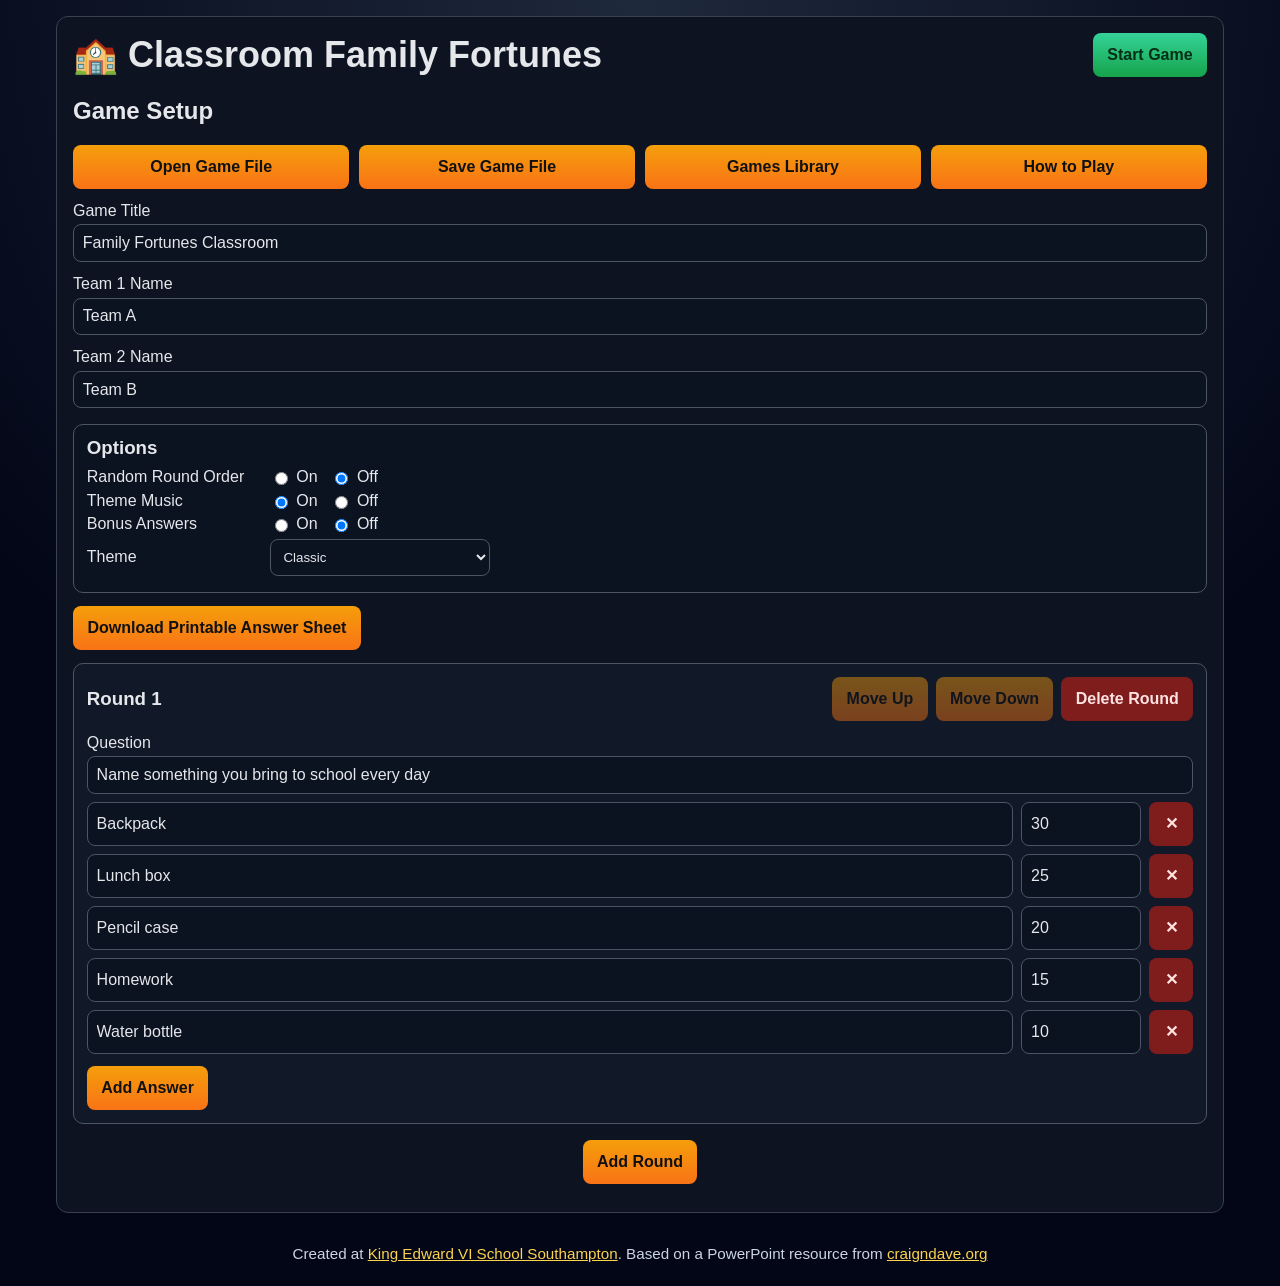
<file: index.html>
<!doctype html>
<html lang="en">
<head>
  <meta charset="UTF-8" />
  <meta name="viewport" content="width=device-width, initial-scale=1.0" />
  <title>Family Fortunes Classroom Game</title>
  <link rel="stylesheet" href="styles.css" />
</head>
<body>
  <main>
    <section class="panel" id="setup-panel">
      <div class="setup-top-row">
        <h1 class="app-heading">🏫 Classroom Family Fortunes</h1>
        <button id="start-game-btn" type="button" class="success">Start Game</button>
      </div>

      <h2>Game Setup</h2>

      <div class="actions-row setup-actions-row">
        <button id="open-game-btn" type="button">Open Game File</button>
        <button id="save-game-btn" type="button">Save Game File</button>
        <button id="games-library-btn" type="button">Games Library</button>
        <a href="how-to-play.html" class="file-label">How to Play</a>
      </div>
      <section id="games-library-panel" class="library-panel hidden">
        <div class="library-header">
          <h3>Built-in Game Files</h3>
          <button id="close-library-btn" type="button">Close</button>
        </div>
        <p class="library-copy">Choose a game file from the local `games` folder.</p>
        <div id="games-library-list" class="library-list"></div>
      </section>
      <input id="load-game-input" type="file" accept=".txt,.json,.ffgame" />

      <label for="game-title">Game Title</label>
      <input id="game-title" type="text" placeholder="e.g. Year 5 Friday Quiz" />

      <label for="team-name-1">Team 1 Name</label>
      <input id="team-name-1" type="text" placeholder="e.g. Red Team" />

      <label for="team-name-2">Team 2 Name</label>
      <input id="team-name-2" type="text" placeholder="e.g. Blue Team" />

      <section class="options-panel">
        <h3>Options</h3>

        <div class="option-row">
          <p>Random Round Order</p>
          <label><input type="radio" name="random-order" id="random-order-on" value="on" /> On</label>
          <label><input type="radio" name="random-order" id="random-order-off" value="off" checked /> Off</label>
        </div>

        <div class="option-row">
          <p>Theme Music</p>
          <label><input type="radio" name="theme-music" id="theme-music-on" value="on" checked /> On</label>
          <label><input type="radio" name="theme-music" id="theme-music-off" value="off" /> Off</label>
        </div>

        <div class="option-row">
          <p>Bonus Answers</p>
          <label><input type="radio" name="bonus-answers" id="bonus-answers-on" value="on" /> On</label>
          <label><input type="radio" name="bonus-answers" id="bonus-answers-off" value="off" checked /> Off</label>
        </div>

        <div class="option-row theme-picker-row">
          <label for="theme-picker">Theme</label>
          <select id="theme-picker">
            <option value="classic">Classic</option>
            <option value="light">Light</option>
            <option value="sunset">Sunset</option>
            <option value="ocean">Ocean</option>
            <option value="forest">Forest</option>
          </select>
        </div>
      </section>

      <div class="actions-row">
        <button id="download-sheet-btn" type="button">Download Printable Answer Sheet</button>
      </div>

      <div id="round-editor-list"></div>

      <div class="actions-row bottom-add-row">
        <button id="add-round-btn" type="button">Add Round</button>
      </div>
    </section>

    <section class="panel hidden" id="play-panel">
      <h2 id="play-title">Game in Play</h2>

      <div id="game-live-content">
        <div class="play-layout">
          <aside id="left-team-display" class="team-side"></aside>

          <section class="center-board">
            <div class="round-header">
              <button id="prev-round-btn" type="button">Previous Round</button>
              <p id="round-indicator"></p>
              <button id="next-round-btn" type="button">Next Round</button>
            </div>

            <div class="question-card">
              <h3 id="question-text"></h3>
            </div>

            <div id="answers-board"></div>
          </section>

          <aside id="right-team-display" class="team-side"></aside>
        </div>

        <div id="incorrect-controls" class="actions-row hidden"></div>

        <div class="actions-row">
          <button id="end-game-btn" type="button" class="danger">End Game</button>
          <button id="reset-scores-btn" type="button" class="danger">Reset Scores</button>
        </div>
      </div>

      <div id="game-result" class="winner-banner hidden"></div>
      <div id="endgame-actions" class="actions-row hidden">
        <button id="endgame-back-btn" type="button">Back to Setup</button>
      </div>
    </section>
  </main>
  <div id="confetti-layer" aria-hidden="true"></div>
  <footer class="site-footer">
    Created at <a href="https://kes.school" target="_blank" rel="noopener noreferrer">King Edward VI School Southampton</a>. Based on a PowerPoint resource from <a href="https://craigndave.org" target="_blank" rel="noopener noreferrer">craigndave.org</a>
  </footer>

  <template id="round-template">
    <article class="round-editor">
      <div class="round-top">
        <h3 class="round-number"></h3>
        <div class="round-actions">
          <button class="move-round-up-btn" type="button">Move Up</button>
          <button class="move-round-down-btn" type="button">Move Down</button>
          <button class="remove-round-btn" type="button">Delete Round</button>
        </div>
      </div>

      <label>Question</label>
      <input class="round-question" type="text" placeholder="Survey question" />

      <div class="answers-editor"></div>
      <button class="add-answer-btn" type="button">Add Answer</button>
    </article>
  </template>

  <template id="answer-editor-template">
    <div class="answer-row">
      <input class="answer-text" type="text" placeholder="Answer text" />
      <input class="answer-points" type="number" min="0" step="1" placeholder="Points" />
      <button class="remove-answer-btn" type="button">✕</button>
    </div>
  </template>

  <script src="app.js"></script>
</body>
</html>
</file>
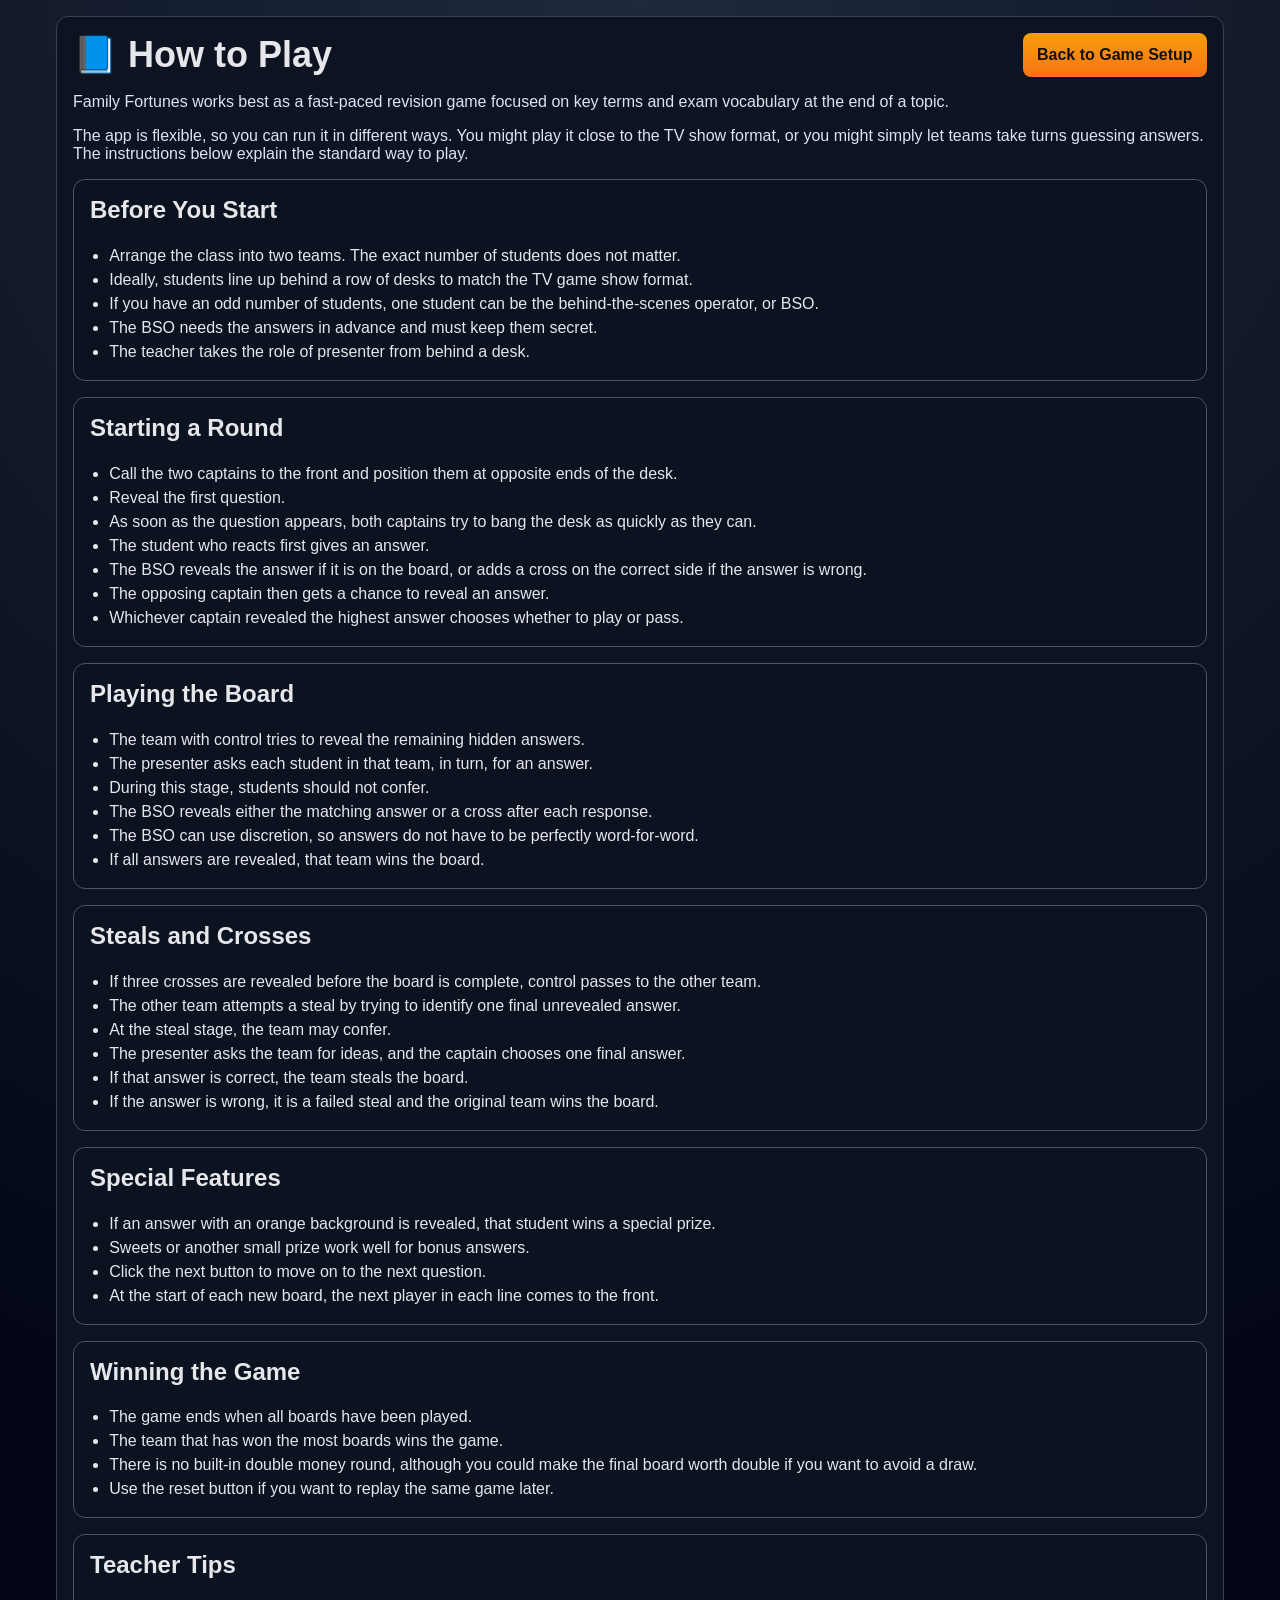
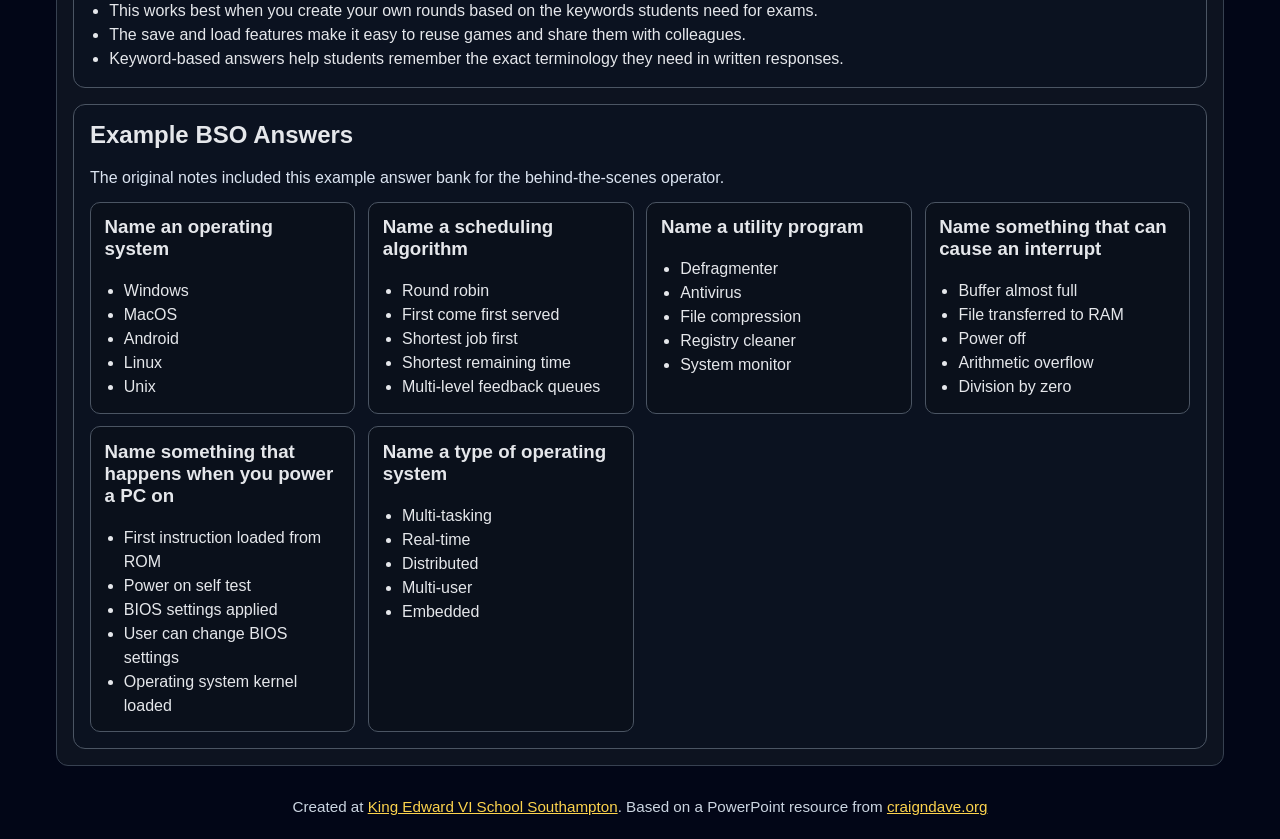
<file: how-to-play.html>
<!doctype html>
<html lang="en">
<head>
  <meta charset="UTF-8" />
  <meta name="viewport" content="width=device-width, initial-scale=1.0" />
  <title>How to Play - Classroom Family Fortunes</title>
  <link rel="stylesheet" href="styles.css" />
</head>
<body data-theme="classic">
  <main>
    <section class="panel guide-panel">
      <div class="guide-top-row">
        <h1 class="app-heading">📘 How to Play</h1>
        <a href="index.html" class="file-label">Back to Game Setup</a>
      </div>

      <p class="guide-intro">Family Fortunes works best as a fast-paced revision game focused on key terms and exam vocabulary at the end of a topic.</p>
      <p class="guide-intro">The app is flexible, so you can run it in different ways. You might play it close to the TV show format, or you might simply let teams take turns guessing answers. The instructions below explain the standard way to play.</p>

      <section class="guide-section">
        <h2>Before You Start</h2>
        <ul class="guide-list">
          <li>Arrange the class into two teams. The exact number of students does not matter.</li>
          <li>Ideally, students line up behind a row of desks to match the TV game show format.</li>
          <li>If you have an odd number of students, one student can be the behind-the-scenes operator, or BSO.</li>
          <li>The BSO needs the answers in advance and must keep them secret.</li>
          <li>The teacher takes the role of presenter from behind a desk.</li>
        </ul>
      </section>

      <section class="guide-section">
        <h2>Starting a Round</h2>
        <ul class="guide-list">
          <li>Call the two captains to the front and position them at opposite ends of the desk.</li>
          <li>Reveal the first question.</li>
          <li>As soon as the question appears, both captains try to bang the desk as quickly as they can.</li>
          <li>The student who reacts first gives an answer.</li>
          <li>The BSO reveals the answer if it is on the board, or adds a cross on the correct side if the answer is wrong.</li>
          <li>The opposing captain then gets a chance to reveal an answer.</li>
          <li>Whichever captain revealed the highest answer chooses whether to play or pass.</li>
        </ul>
      </section>

      <section class="guide-section">
        <h2>Playing the Board</h2>
        <ul class="guide-list">
          <li>The team with control tries to reveal the remaining hidden answers.</li>
          <li>The presenter asks each student in that team, in turn, for an answer.</li>
          <li>During this stage, students should not confer.</li>
          <li>The BSO reveals either the matching answer or a cross after each response.</li>
          <li>The BSO can use discretion, so answers do not have to be perfectly word-for-word.</li>
          <li>If all answers are revealed, that team wins the board.</li>
        </ul>
      </section>

      <section class="guide-section">
        <h2>Steals and Crosses</h2>
        <ul class="guide-list">
          <li>If three crosses are revealed before the board is complete, control passes to the other team.</li>
          <li>The other team attempts a steal by trying to identify one final unrevealed answer.</li>
          <li>At the steal stage, the team may confer.</li>
          <li>The presenter asks the team for ideas, and the captain chooses one final answer.</li>
          <li>If that answer is correct, the team steals the board.</li>
          <li>If the answer is wrong, it is a failed steal and the original team wins the board.</li>
        </ul>
      </section>

      <section class="guide-section">
        <h2>Special Features</h2>
        <ul class="guide-list">
          <li>If an answer with an orange background is revealed, that student wins a special prize.</li>
          <li>Sweets or another small prize work well for bonus answers.</li>
          <li>Click the next button to move on to the next question.</li>
          <li>At the start of each new board, the next player in each line comes to the front.</li>
        </ul>
      </section>

      <section class="guide-section">
        <h2>Winning the Game</h2>
        <ul class="guide-list">
          <li>The game ends when all boards have been played.</li>
          <li>The team that has won the most boards wins the game.</li>
          <li>There is no built-in double money round, although you could make the final board worth double if you want to avoid a draw.</li>
          <li>Use the reset button if you want to replay the same game later.</li>
        </ul>
      </section>

      <section class="guide-section">
        <h2>Teacher Tips</h2>
        <ul class="guide-list">
          <li>This works best when you create your own rounds based on the keywords students need for exams.</li>
          <li>The save and load features make it easy to reuse games and share them with colleagues.</li>
          <li>Keyword-based answers help students remember the exact terminology they need in written responses.</li>
        </ul>
      </section>

      <section class="guide-section">
        <h2>Example BSO Answers</h2>
        <p class="guide-note">The original notes included this example answer bank for the behind-the-scenes operator.</p>
        <div class="guide-example-grid">
          <article class="guide-example-card">
            <h3>Name an operating system</h3>
            <ul class="guide-list compact">
              <li>Windows</li>
              <li>MacOS</li>
              <li>Android</li>
              <li>Linux</li>
              <li>Unix</li>
            </ul>
          </article>
          <article class="guide-example-card">
            <h3>Name a scheduling algorithm</h3>
            <ul class="guide-list compact">
              <li>Round robin</li>
              <li>First come first served</li>
              <li>Shortest job first</li>
              <li>Shortest remaining time</li>
              <li>Multi-level feedback queues</li>
            </ul>
          </article>
          <article class="guide-example-card">
            <h3>Name a utility program</h3>
            <ul class="guide-list compact">
              <li>Defragmenter</li>
              <li>Antivirus</li>
              <li>File compression</li>
              <li>Registry cleaner</li>
              <li>System monitor</li>
            </ul>
          </article>
          <article class="guide-example-card">
            <h3>Name something that can cause an interrupt</h3>
            <ul class="guide-list compact">
              <li>Buffer almost full</li>
              <li>File transferred to RAM</li>
              <li>Power off</li>
              <li>Arithmetic overflow</li>
              <li>Division by zero</li>
            </ul>
          </article>
          <article class="guide-example-card">
            <h3>Name something that happens when you power a PC on</h3>
            <ul class="guide-list compact">
              <li>First instruction loaded from ROM</li>
              <li>Power on self test</li>
              <li>BIOS settings applied</li>
              <li>User can change BIOS settings</li>
              <li>Operating system kernel loaded</li>
            </ul>
          </article>
          <article class="guide-example-card">
            <h3>Name a type of operating system</h3>
            <ul class="guide-list compact">
              <li>Multi-tasking</li>
              <li>Real-time</li>
              <li>Distributed</li>
              <li>Multi-user</li>
              <li>Embedded</li>
            </ul>
          </article>
        </div>
      </section>
    </section>
  </main>
  <footer class="site-footer">
    Created at <a href="https://kes.school" target="_blank" rel="noopener noreferrer">King Edward VI School Southampton</a>. Based on a PowerPoint resource from <a href="https://craigndave.org" target="_blank" rel="noopener noreferrer">craigndave.org</a>
  </footer>
</body>
</html>
</file>
<file: styles.css>
:root {
  --panel: #111827;
  --text: #e5e7eb;
  --accent: #f59e0b;
  --accent-2: #f97316;
  --page-top: #1e293b;
  --page-bottom: #020617;
  --surface: #0b1220;
  --surface-2: #172033;
  --border: #4b5563;
  --panel-border: #374151;
  --danger: #7f1d1d;
  --danger-text: #fee2e2;
  --success: #34d399;
  --success-2: #16a34a;
  --success-text: #052e16;
}

body[data-theme="light"] {
  --panel: #ffffff;
  --text: #0f172a;
  --accent: #f59e0b;
  --accent-2: #ea580c;
  --page-top: #ffffff;
  --page-bottom: #f8fafc;
  --surface: #ffffff;
  --surface-2: #f8fafc;
  --border: #cbd5e1;
  --panel-border: #dbe4f1;
  --danger: #b91c1c;
  --danger-text: #fee2e2;
  --success: #22c55e;
  --success-2: #16a34a;
  --success-text: #052e16;
}

body[data-theme="sunset"] {
  --panel: #2a1424;
  --text: #fff1e6;
  --accent: #fb7185;
  --accent-2: #f97316;
  --page-top: #4c1d95;
  --page-bottom: #431407;
  --surface: #351628;
  --surface-2: #47203a;
  --border: #9a6a77;
  --panel-border: #7c3d5e;
  --danger: #9f1239;
  --danger-text: #ffe4e6;
  --success: #fbbf24;
  --success-2: #f59e0b;
  --success-text: #422006;
}

body[data-theme="ocean"] {
  --panel: #082f49;
  --text: #e0f2fe;
  --accent: #38bdf8;
  --accent-2: #06b6d4;
  --page-top: #0f766e;
  --page-bottom: #082f49;
  --surface: #0c3a57;
  --surface-2: #0f4c6e;
  --border: #67a8c8;
  --panel-border: #3d7fa6;
  --danger: #b91c1c;
  --danger-text: #fee2e2;
  --success: #2dd4bf;
  --success-2: #14b8a6;
  --success-text: #042f2e;
}

body[data-theme="forest"] {
  --panel: #1a2e1f;
  --text: #ecfdf5;
  --accent: #84cc16;
  --accent-2: #22c55e;
  --page-top: #365314;
  --page-bottom: #0f172a;
  --surface: #203625;
  --surface-2: #29432f;
  --border: #6e8f70;
  --panel-border: #4d6b51;
  --danger: #991b1b;
  --danger-text: #fee2e2;
  --success: #4ade80;
  --success-2: #22c55e;
  --success-text: #052e16;
}

* {
  box-sizing: border-box;
}

body {
  margin: 0;
  font-family: Arial, sans-serif;
  background: radial-gradient(circle at top, var(--page-top), var(--page-bottom) 60%);
  color: var(--text);
  min-height: 100vh;
}

main {
  max-width: 1200px;
  margin: 0 auto;
  padding: 1rem;
}

#confetti-layer {
  position: fixed;
  inset: 0;
  pointer-events: none;
  overflow: hidden;
  z-index: 20;
  display: none;
}

#confetti-layer.active {
  display: block;
}

.confetti-piece {
  position: absolute;
  top: -12vh;
  width: 12px;
  height: 18px;
  border-radius: 3px;
  opacity: 0.95;
  animation-name: confetti-fall;
  animation-timing-function: linear;
  animation-fill-mode: forwards;
}

@keyframes confetti-fall {
  0% {
    transform: translateY(-12vh) rotate(0deg);
  }

  100% {
    transform: translateY(120vh) rotate(720deg);
  }
}

.site-footer {
  max-width: 1200px;
  margin: 0 auto 1.5rem;
  padding: 0 1rem;
  color: #cbd5e1;
  font-size: 0.95rem;
  text-align: center;
}

.site-footer a {
  color: #fcd34d;
}

.site-footer a:hover {
  color: #fde68a;
}

.panel {
  background: color-mix(in oklab, var(--panel) 90%, black);
  border: 1px solid var(--panel-border);
  border-radius: 12px;
  padding: 1rem;
  margin-bottom: 1rem;
}

.hidden {
  display: none;
}

label {
  display: block;
  margin-top: 0.8rem;
  margin-bottom: 0.3rem;
}

input,
button,
.file-label {
  font: inherit;
}

input[type="text"],
input[type="number"],
select {
  width: 100%;
  padding: 0.55rem;
  border-radius: 8px;
  border: 1px solid var(--border);
  background: var(--surface);
  color: var(--text);
}

button,
.file-label {
  background: linear-gradient(180deg, var(--accent), var(--accent-2));
  border: none;
  border-radius: 8px;
  color: #111;
  cursor: pointer;
  font-weight: 700;
  padding: 0.55rem 0.9rem;
  height: 44px;
  min-height: 44px;
  display: inline-flex;
  align-items: center;
  justify-content: center;
  text-align: center;
  text-decoration: none;
}

button:hover,
.file-label:hover {
  filter: brightness(1.08);
}

.setup-top-row {
  display: flex;
  justify-content: space-between;
  align-items: center;
  gap: 1rem;
  flex-wrap: wrap;
  margin-bottom: 0.6rem;
}

.app-heading {
  margin: 0;
  font-size: clamp(1.5rem, 3vw, 2.25rem);
  line-height: 1.1;
}

.success {
  background: linear-gradient(180deg, var(--success), var(--success-2));
  color: var(--success-text);
}

.actions-row {
  display: flex;
  flex-wrap: wrap;
  gap: 0.6rem;
  margin: 0.8rem 0;
}

.setup-actions-row > * {
  flex: 1 1 200px;
}

#load-game-input {
  display: none;
}

.library-panel {
  margin: 0.6rem 0 1rem;
  border: 1px solid var(--border);
  border-radius: 12px;
  background: var(--surface);
  padding: 0.9rem;
}

.library-header {
  display: flex;
  justify-content: space-between;
  align-items: center;
  gap: 0.75rem;
  flex-wrap: wrap;
}

.library-header h3,
.library-item h4 {
  margin: 0;
}

.library-copy,
.library-meta,
.library-empty {
  color: #cbd5e1;
}

.library-copy {
  margin: 0.5rem 0 0.9rem;
}

.library-list {
  display: grid;
  grid-template-columns: repeat(auto-fit, minmax(240px, 1fr));
  gap: 0.8rem;
}

.library-item {
  border: 1px solid var(--border);
  border-radius: 10px;
  background: color-mix(in oklab, var(--panel) 82%, black);
  padding: 0.85rem;
  display: grid;
  gap: 0.6rem;
}

.library-meta {
  margin: 0;
  font-size: 0.9rem;
  word-break: break-word;
}

.guide-panel {
  display: grid;
  gap: 1rem;
}

.guide-top-row {
  display: flex;
  justify-content: space-between;
  align-items: center;
  gap: 1rem;
  flex-wrap: wrap;
}

.guide-intro,
.guide-note {
  margin: 0;
  color: #dbe4f1;
}

.guide-section {
  border: 1px solid var(--border);
  border-radius: 12px;
  background: var(--surface);
  padding: 1rem;
}

.guide-section h2,
.guide-example-card h3 {
  margin-top: 0;
}

.guide-list {
  margin: 0.75rem 0 0;
  padding-left: 1.2rem;
  line-height: 1.5;
}

.guide-list.compact {
  margin-top: 0.5rem;
}

.guide-example-grid {
  display: grid;
  grid-template-columns: repeat(auto-fit, minmax(240px, 1fr));
  gap: 0.8rem;
  margin-top: 0.9rem;
}

.guide-example-card {
  border: 1px solid var(--border);
  border-radius: 10px;
  background: color-mix(in oklab, var(--panel) 82%, black);
  padding: 0.85rem;
}

.options-panel {
  margin-top: 1rem;
  border: 1px solid var(--border);
  border-radius: 10px;
  padding: 0.7rem 0.8rem;
  background: var(--surface);
}

.options-panel h3 {
  margin: 0 0 0.6rem;
}

.option-row {
  display: flex;
  align-items: center;
  gap: 0.8rem;
  flex-wrap: wrap;
  margin-bottom: 0.35rem;
}

.option-row p {
  margin: 0;
  min-width: 170px;
}

.option-row label {
  margin: 0;
  display: inline-flex;
  align-items: center;
  gap: 0.35rem;
}

.theme-picker-row {
  align-items: center;
}

.theme-picker-row > label {
  margin: 0;
  min-width: 170px;
}

#theme-picker {
  max-width: 220px;
}

.round-editor {
  border: 1px solid var(--border);
  border-radius: 10px;
  padding: 0.8rem;
  margin-bottom: 1rem;
  background: var(--panel);
}

.round-top {
  display: flex;
  justify-content: space-between;
  align-items: center;
  gap: 0.75rem;
  flex-wrap: wrap;
}

.round-top h3 {
  margin: 0;
}

.round-actions {
  display: flex;
  gap: 0.5rem;
  flex-wrap: wrap;
}

.answer-row {
  display: grid;
  grid-template-columns: 1fr 120px 44px;
  gap: 0.5rem;
  margin-top: 0.5rem;
}

.add-answer-btn {
  margin-top: 0.75rem;
}

.remove-answer-btn,
.remove-round-btn,
.danger {
  background: var(--danger);
  color: var(--danger-text);
}

.move-round-up-btn:disabled,
.move-round-down-btn:disabled {
  opacity: 0.45;
  cursor: not-allowed;
  filter: none;
}

.play-layout {
  display: grid;
  grid-template-columns: minmax(170px, 220px) 1fr minmax(170px, 220px);
  gap: 0.8rem;
  align-items: start;
}

.center-board {
  min-width: 0;
}

#play-title {
  text-align: center;
}

.round-header {
  display: flex;
  justify-content: space-between;
  align-items: center;
  gap: 0.6rem;
}

.question-card {
  border: 1px solid var(--border);
  background: var(--surface-2);
  border-radius: 10px;
  padding: 0.9rem;
  text-align: center;
  margin: 0.8rem 0;
}

#question-text {
  margin: 0;
}

.question-reveal-prompt {
  display: flex;
  justify-content: center;
}

.question-reveal-btn {
  min-width: min(280px, 100%);
}

#answers-board {
  display: grid;
  gap: 0.5rem;
}

.answer-tile {
  border: 1px solid var(--border);
  border-radius: 10px;
  padding: 0.7rem;
  background: var(--surface);
  display: grid;
  grid-template-columns: 1fr auto;
  align-items: center;
  gap: 0.5rem;
}

.answer-hidden {
  letter-spacing: 0.2rem;
  color: #9ca3af;
}

.answer-tile.bonus-revealed {
  border-color: #facc15;
  background: linear-gradient(180deg, #3a2e00, #5a4400);
  box-shadow: 0 0 0 1px #facc15 inset;
}

.answer-controls {
  display: flex;
  gap: 0.4rem;
  flex-wrap: wrap;
  justify-content: flex-end;
}

.team-side-card {
  border: 1px solid var(--border);
  border-radius: 10px;
  background: var(--surface);
  padding: 0.7rem;
  text-align: center;
}

.team-side-card h4 {
  margin: 0 0 0.5rem;
}

.team-side-card p {
  margin: 0.3rem 0;
}

.team-side-card.empty {
  color: #9ca3af;
}

.strike-stack {
  margin-top: 0.5rem;
  display: flex;
  flex-direction: column;
  gap: 0.2rem;
  align-items: center;
  color: #ef4444;
  font-size: 3.3rem;
  font-weight: 700;
  min-height: 2rem;
}

.side-strike-btn {
  margin-top: 0.75rem;
  width: 100%;
}

.tiny {
  padding: 0.3rem 0.5rem;
  font-size: 0.85rem;
  min-height: 34px;
  height: 34px;
}

.winner-banner {
  background: #14532d;
  color: #dcfce7;
  border: 1px solid #22c55e;
  border-radius: 10px;
  padding: 0.7rem;
  font-weight: 700;
  text-align: center;
}

.game-result-sub {
  margin-top: 0.35rem;
  font-weight: 500;
}

.bottom-add-row {
  justify-content: center;
}

.endgame-screen {
  min-height: 72vh;
  display: flex;
  flex-direction: column;
  align-items: center;
  justify-content: center;
}

.endgame-screen #play-title {
  display: none;
}

.endgame-screen #game-result {
  width: min(900px, 92%);
  font-size: 2rem;
  line-height: 1.25;
  padding: 2rem 1.5rem;
  margin: 0 auto 1rem;
}

.endgame-screen .game-result-sub {
  font-size: 1.4rem;
  margin-top: 1rem;
}

@media (max-width: 900px) {
  .play-layout {
    grid-template-columns: 1fr;
  }

  .team-side {
    order: 2;
  }

  .center-board {
    order: 1;
  }
}

@media (max-width: 700px) {
  .setup-top-row {
    justify-content: center;
  }

  .app-heading {
    width: 100%;
    text-align: center;
  }

  .guide-top-row .file-label {
    width: 100%;
  }

  .round-actions {
    width: 100%;
  }

  .round-actions button {
    flex: 1 1 140px;
  }

  .library-header button,
  .library-item button {
    width: 100%;
  }

  .answer-row,
  .answer-tile {
    grid-template-columns: 1fr;
  }
}
</file>
